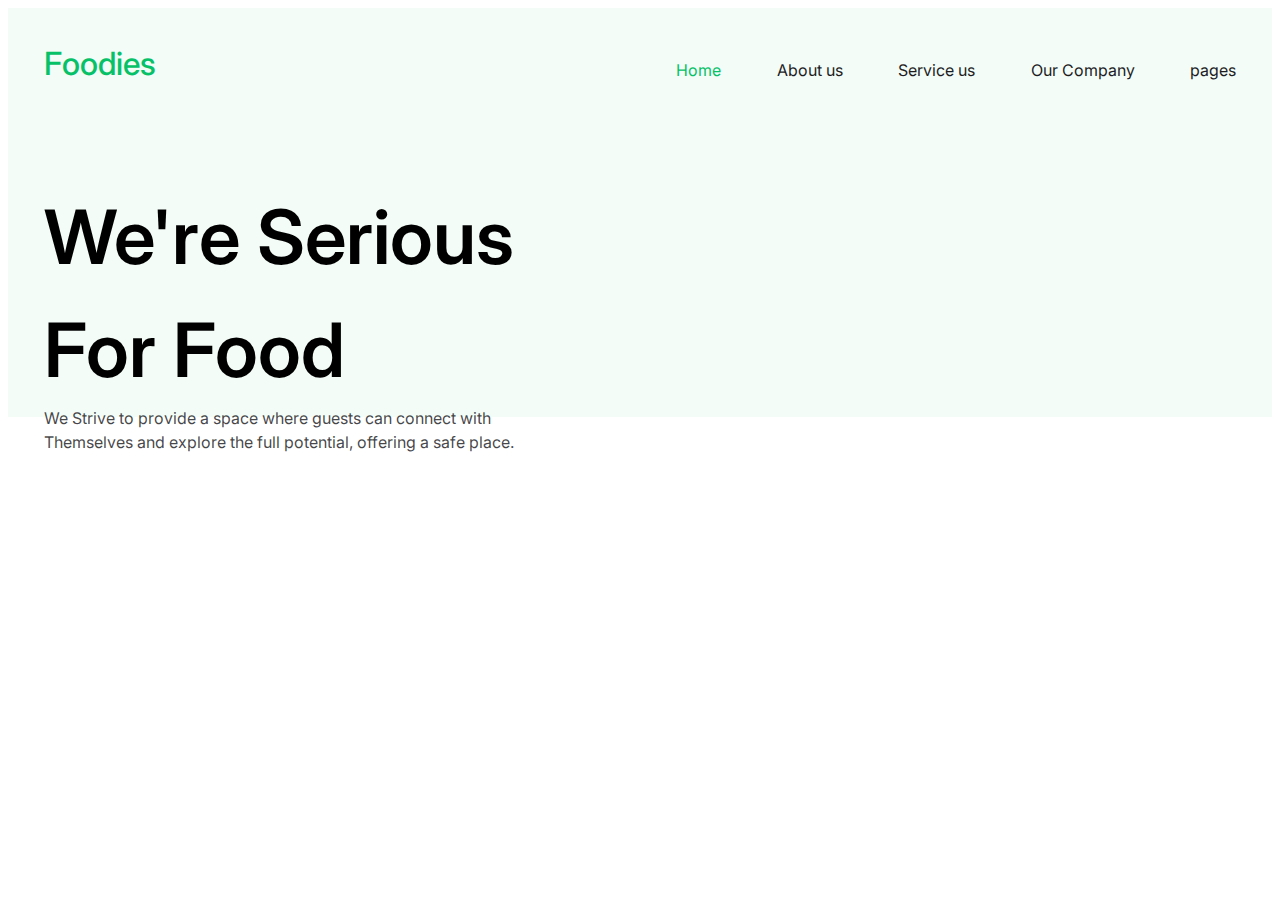
<file: assignment2.html>
<!DOCTYPE html>
<html lang="en">
<head>
    <meta charset="UTF-8">
    <meta name="viewport" content="width=device-width, initial-scale=1.0">
    <title>Document</title>
    <link rel="preconnect" href="https://fonts.googleapis.com">
<link rel="preconnect" href="https://fonts.gstatic.com" crossorigin>
<link href="https://fonts.googleapis.com/css2?family=Inter:ital,opsz,wght@0,14..32,100..900;1,14..32,100..900&display=swap" rel="stylesheet">

    <style>
        *{box-sizing: border-box;
        font-family: "Inter", sans-serif;}

        .container{
            background-color: #F3FCF7;
            margin-top: 0px;
            border: 1px solid #F3FCF7;
        }

        .landingpage{
            margin: 35px;
        }

        .logo{
            color: #06C167;
            font-size: 32px;
            font-weight: 500;
        }

        .logo p{
            margin: 0px;
        }

        .navbar{
            display: flex;
            justify-content: space-between;
            /*border: 1px solid gray;*/
        }

        .navigations ul{
            display: flex;
            justify-content: space-between;
            width: 600px;
        }

        .navigations ul li{
            list-style: none;
        }

        .navigations ul li a{
            text-decoration: none;
            color: #1D1D1F;
        }

        body{
            font-family: Inter;
            /*border: 3px solid rgb(218, 19, 19);*/
        }

        .herobody{
            display: flex;
            flex-direction: column;
        }

        .heropic{
            margin-top: 53px;
            margin-right: 40px;
        }

       .herotext{
            width: 533px;
            height: 200px;
            display: flex;
            flex-direction: column;
            font-size: 75px;
            font-weight: 600;
            margin-top: 85px;
        }

        .herotext p{
            margin: 0px;
            line-height: 1.5;
        }

        #herotext3, #herotext4
        {
            font-size: 16px;
            font-weight: 400;
            color: #1d1d1fd5;
        }

        .hero_button{
            padding: 14px;
        }
  

    </style>
</head>
<body>

    <div class="container">

    <div class="landingpage">


        <!--Navigationbar starts here-->


        <div class="navbar">


            <div class="logo"><p>Foodies</p></div>


            <div class="navigations">
                <ul>
                    <li><a style="color: #06C167;" href="#">Home</a></li>
                    <li><a href="#">About us</a></li>
                    <li><a href="#">Service us</a></li>
                    <li><a href="#">Our Company</a></li>
                    <li><a href="#">pages</a></li>
                </ul>
            </div>


        </div>

        <!--Navigation bar ends here-->

        <!--Hero body starts here-->

        <div class="herobody">
            <div class="herotext">
                <p id="herotext1">We're Serious</p>
                <p id="herotext2">For Food</p>
                <p id="herotext3">We Strive to provide a space where guests can connect with</p>
                <p id="herotext4">Themselves and explore the full potential, offering a safe place.</p>
            </div>
        </div>

    </div>
</div>
</body>
</html>
</file>
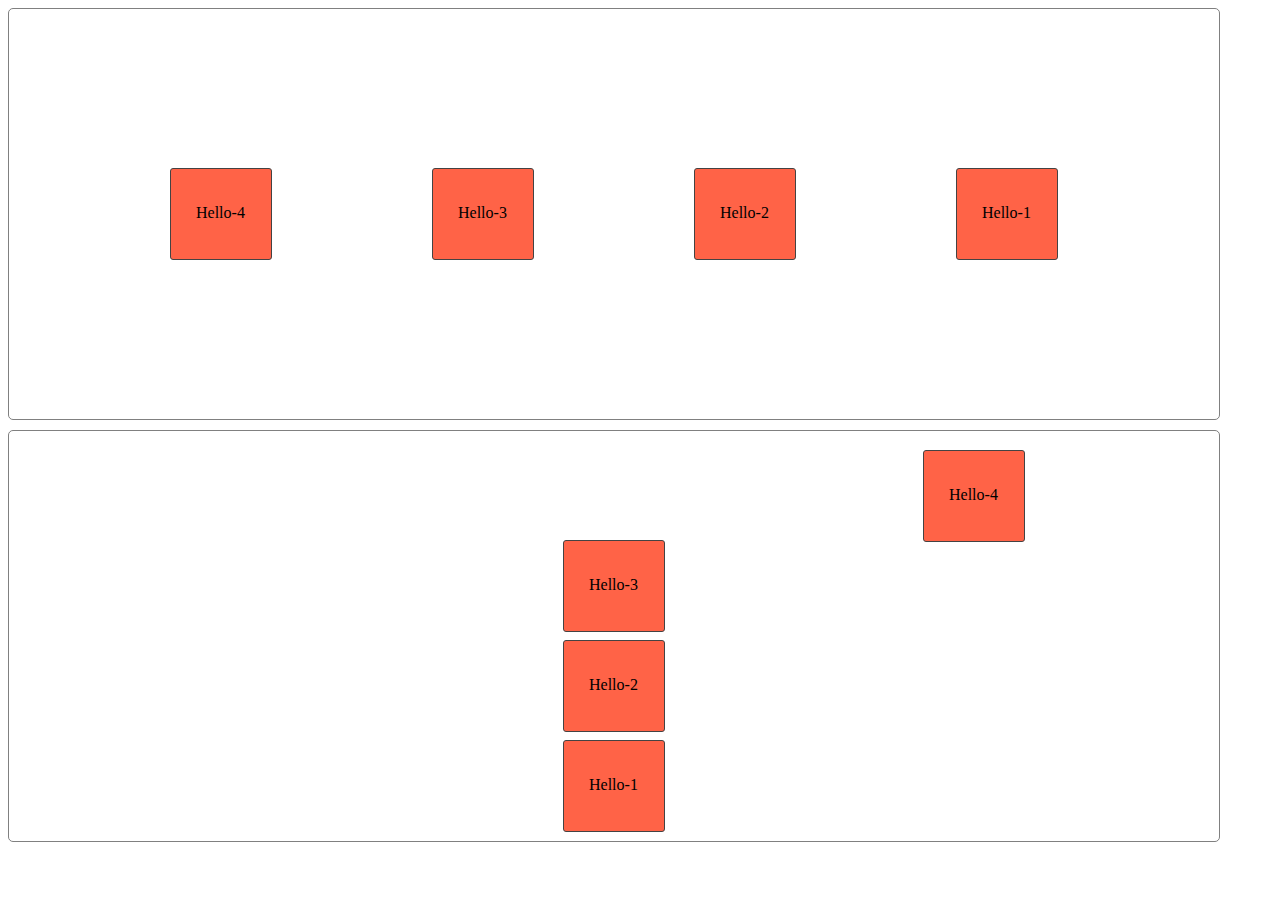
<file: flextry.html>
<!DOCTYPE html>
<html lang="en">
<head>
    <meta charset="UTF-8">
    <meta name="viewport" content="width=device-width, initial-scale=1.0">
    <title>Document</title>
    <style>
        .mainbox{
            border: 1px solid gray;
            border-radius: 5px;
            padding: 5px;
            width: 1200px;
            height: 400px;

            display: flex;
            flex-direction: row-reverse;
            flex-wrap: nowrap; 
            justify-content: space-evenly;
            align-items: center;
        }

        .mainbox2{
            margin-top: 10px;
            border: 1px solid gray;
            border-radius: 5px;
            padding: 5px;
            width: 1200px;
            height: 400px;

            display: flex;
            flex-wrap: nowrap;
            align-items: center;
            flex-direction: column-reverse;
        }

        .child{
            border: 1px solid rgb(68, 67, 67);
            border-radius: 3px;
            width: 100px;
            height: 90px;
            margin: 4px;
            background-color: tomato;
        }

        p{
            position: relative;
            left: 25%;
            top: 21%;
        }

        .h{
            position: relative;
            left: 30%;
            top: 10px;
        }


    </style>
</head>
<body>

    <div class="mainbox">
        <div class="child a"><p>Hello-1</p></div>
        <div class="child b"><p>Hello-2</p></div>
        <div class="child c"><p>Hello-3</p></div>
        <div class="child d"><p>Hello-4</p></div>
    </div>

    <div class="mainbox2">
        <div class="child e"><p>Hello-1</p></div>
        <div class="child f"><p>Hello-2</p></div>
        <div class="child g"><p>Hello-3</p></div>
        <div class="child h"><p>Hello-4</p></div>
    </div>
</body>
</html>
</file>
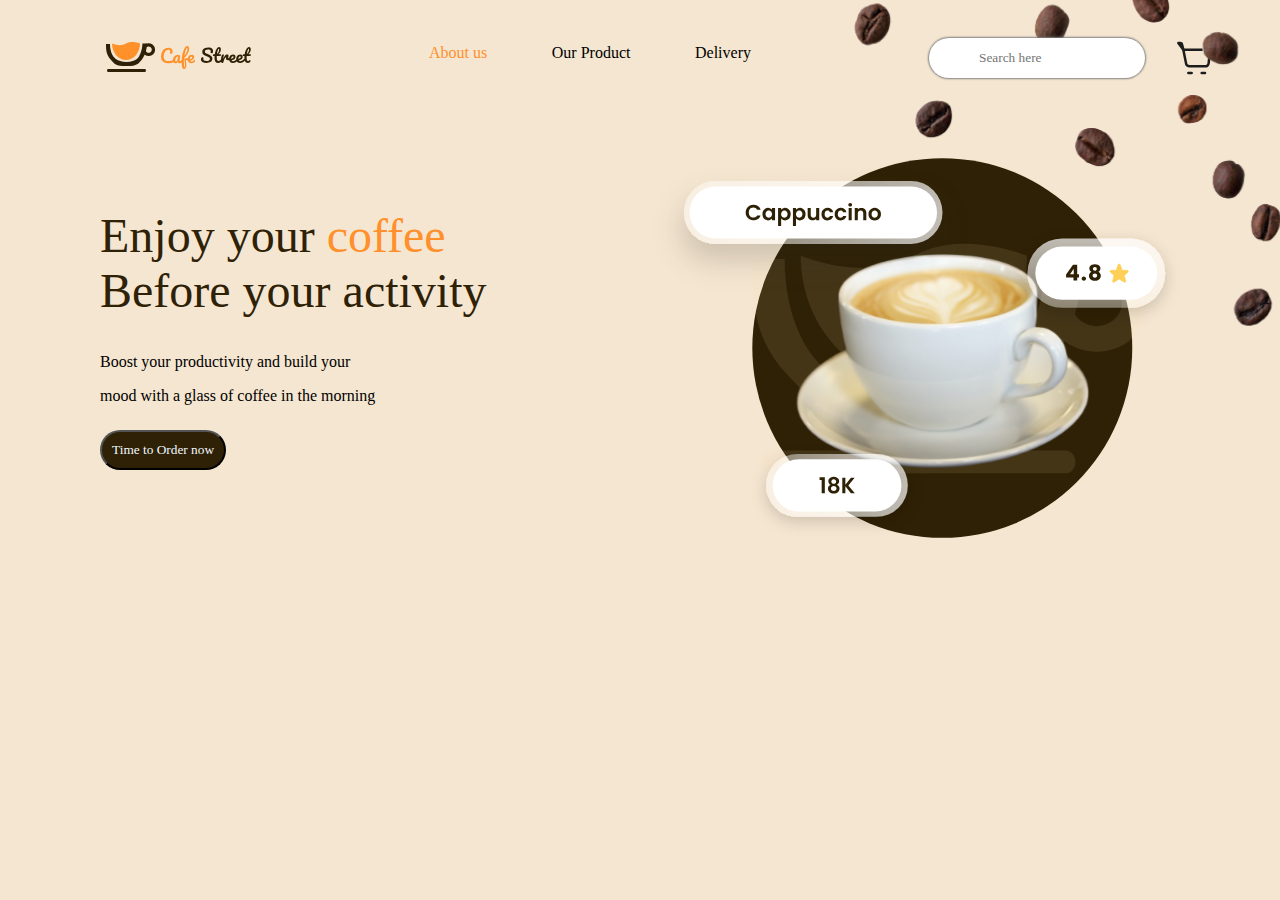
<file: flextry_coffee.html>
<!DOCTYPE html>
<html lang="en">
<head>
    <meta charset="UTF-8">
    <meta name="viewport" content="width=device-width, initial-scale=1.0">
    <title>Document</title>
    <style>

        *{
            font-family: "poppins";
        }
        body{
            background-color: #f5e6d1;
            box-sizing: content-box;
            margin-left: 70px;
            margin-right: 70px;
            display: flex;
            /*border: 1px solid black;*/
        }

        .navbox{
            height: 40px;
            width: 1161px;
            display: flex;
            justify-content: space-between;
            margin: 30px 31px;
        }

        .nav ul{
            width: 322px;
            height: 27px;
            display: flex;
            list-style: none;
            justify-content: space-between;
            padding: 0px;
            margin: 0px;
            margin-top: 6px;
        }

        .rest{
            display: flex;
            flex-wrap: nowrap;
            position: relative;
            width: 250px;
            height: 40px;
        }

        .rest input{
            border-radius: 40px;
            margin-right: 30px;
            padding-left: 50px;
            border: #f5e6d1;
            box-shadow: 0px 0px 2px 1px gray;
            z-index: 1;
        }

        .logo{
            margin-top: 4px;
        }

        .searchicon{
            position: absolute;
            left: 12px;
            top: 9px;
        }

        .cup{
            position: absolute;
            top: 140px;
            right: 100px;
        }

        .landingtext{
            position: absolute;
            left: 100px;
            top: 160px;
            width: 489px;
            height: 144px;
           /* border: 1px solid black;*/
        }

        .landingtext pre{
            font-size: 48px;
            font-weight: 520;
            color: #2F2105;
        }

        .beans{
            position: absolute;
            right: -20px;
            top: -13px;
            z-index: 0;
        }

        .anothertext{
            margin-top: -13px;
            margin-bottom: 25px;
        }
        button{
            padding: 3px;
            background-color: #2F2105;
            border-radius: 30px;

        }

    </style>
</head>
<body>
    <div class="navbox">
        <div class="logo"><img src="./image/logo_coffe.svg" alt="logo"></div>
        <div class="nav"><nav>
            <ul>
                <li style="color: #ff902b;">About us</li>
                <li>Our Product</li>
                <li>Delivery</li>
            </ul>
        </nav></div>
        <div class="rest">
            <img src="./image/akar-icons_search.svg" alt="searchicon" class="searchicon">
            <input type="text" name="searchbar" id="search" placeholder="Search here">
            <img src="./image/icons_cart.svg" alt="">
        </div>
    </div>

    <div class="beans"><img src="./image/bg_img_hero.png" width="450px" height="360px" alt="cup pic"></div>

    <div class="cup"><img src="./image/img-hero.svg" width="526.71px" height="416px" alt="cup pic"></div>

    <div class="landingtext">
        <pre class="normal">Enjoy your <span style="color: #ff902b;">coffee</span>
Before your activity</pre>
        <div class="anothertext">
        <p>Boost your productivity and build your</p>
        <p>mood with a glass of coffee in the morning</p>
        </div>

        <button><p style="color: aliceblue; border: none; margin: 7px;">Time to Order now</p></button>
    </div>


</body>
</html>
</file>
